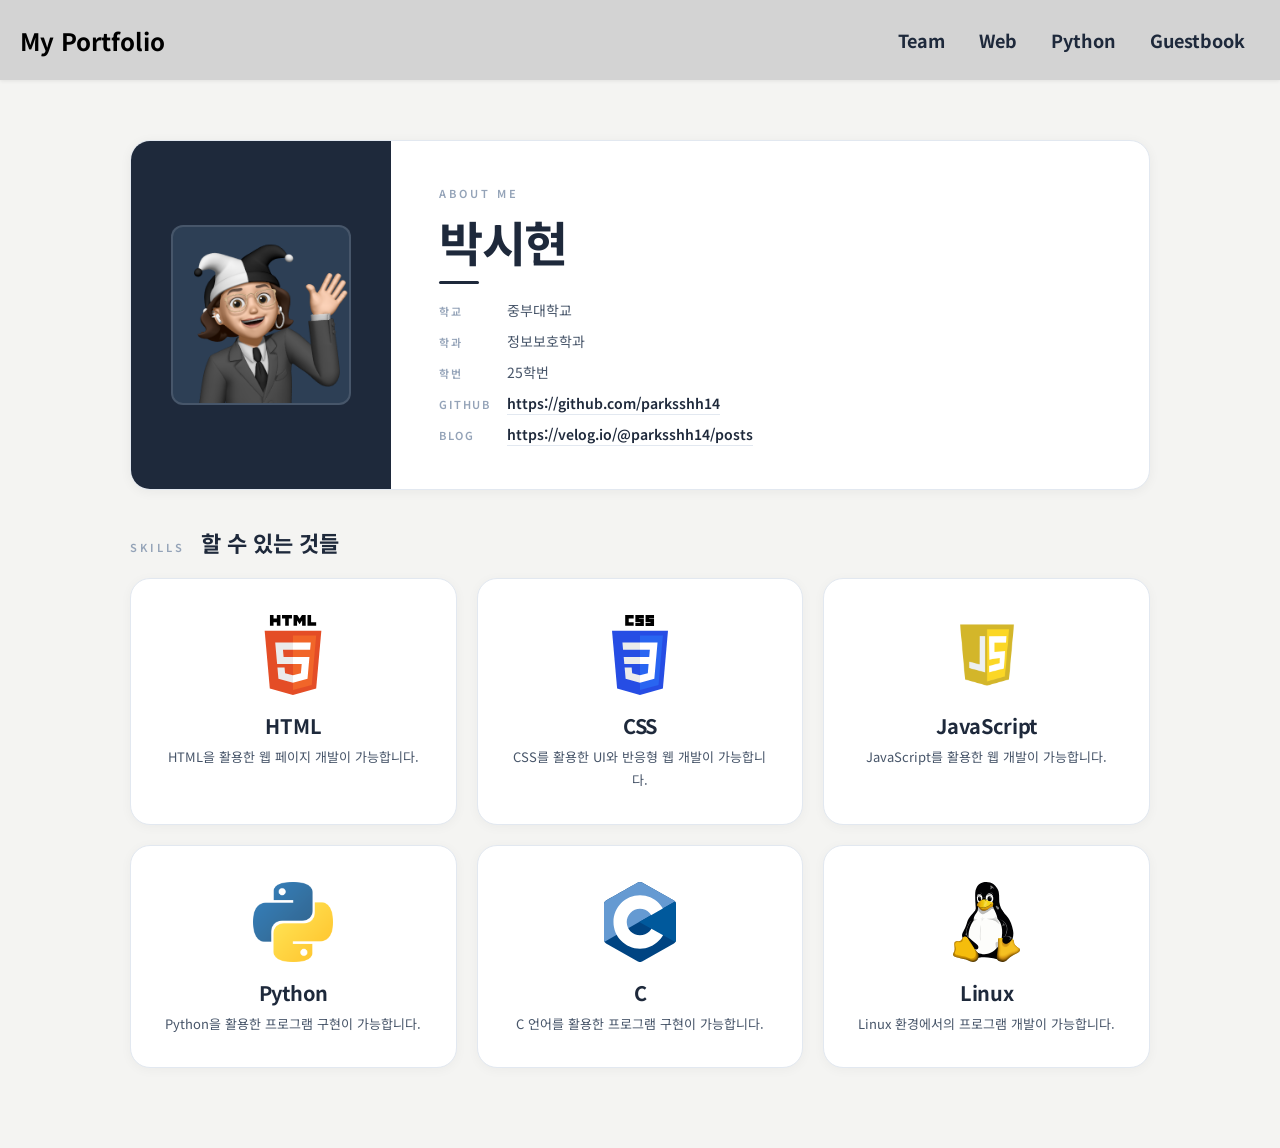
<file: index.html>
<!doctype html>

<html lang="ko">
  <head>
    <meta charset="utf-8" />
    <meta content="width=device-width, initial-scale=1.0" name="viewport" />
    <title>My Portfolio</title>
    <link href="https://fonts.googleapis.com" rel="preconnect" />
    <link
      href="https://fonts.googleapis.com/css2?family=Noto+Sans+KR:wght@400;500;600;700&amp;display=swap"
      rel="stylesheet"
    />
    <link href="style.css" rel="stylesheet" />
  </head>
  <body>
    <div class="main">
      <nav class="navbar">
        <div class="container">
          <div class="logo">
            <a href="index.html">My Portfolio</a>
          </div>
          <ul class="nav">
            <li><a href="team.html">Team</a></li>
            <li><a href="web.html">Web</a></li>
            <li><a href="python.html">Python</a></li>
            <li>
              <a class="nav-guestbook" href="guestbook.html">Guestbook</a>
            </li>
          </ul>
        </div>
      </nav>
      <div class="content">
        <div class="top"></div>
        <div class="about-wrap">
          <div class="profile-card">
            <div class="profile-photo-wrap">
              <div class="profile-photo">
                <img alt="프로필 사진" src="profile_1.png" />
                <div class="photo-placeholder"></div>
              </div>
            </div>
            <div class="profile-info">
              <div class="profile-label">ABOUT ME</div>
              <h1 class="profile-name">박시현</h1>
              <div class="profile-divider"></div>
              <ul class="profile-details">
                <li>
                  <span class="detail-key">학교</span>
                  <span class="detail-val">중부대학교</span>
                </li>
                <li>
                  <span class="detail-key">학과</span>
                  <span class="detail-val">정보보호학과</span>
                </li>
                <li>
                  <span class="detail-key">학번</span>
                  <span class="detail-val">25학번</span>
                </li>
                <li>
                  <span class="detail-key">Github</span>
                  <span class="detail-val"
                    ><a href="https://github.com/parksshh14"
                      >https://github.com/parksshh14</a
                    ></span
                  >
                </li>
                <li>
                  <span class="detail-key">Blog</span>
                  <span class="detail-val"
                    ><a href="https://velog.io/@parksshh14/posts"
                      >https://velog.io/@parksshh14/posts</a
                    ></span
                  >
                </li>
              </ul>
            </div>
          </div>
          <div class="skills-section">
            <div class="skills-header">
              <span class="skills-label">SKILLS</span>
              <h2>할 수 있는 것들</h2>
            </div>
            <div class="skills-grid">
              <div class="skill-card">
                <div class="skill-icon-wrap">
                  <div class="skill-icon skill-icon--html">
                    <img alt="HTML 아이콘" src="html-img.svg" />
                  </div>
                </div>

                <div class="skill-text">
                  <div class="skill-name">HTML</div>
                  <div class="skill-desc">
                    HTML을 활용한 웹 페이지 개발이 가능합니다.
                  </div>
                </div>
              </div>
              <div class="skill-card">
                <div class="skill-icon-wrap">
                  <div class="skill-icon skill-icon--css">
                    <img alt="CSS 아이콘" src="css-img.svg" />
                  </div>
                </div>

                <div class="skill-text">
                  <div class="skill-name">CSS</div>
                  <div class="skill-desc">
                    CSS를 활용한 UI와 반응형 웹 개발이 가능합니다.
                  </div>
                </div>
              </div>

              <div class="skill-card">
                <div class="skill-icon-wrap">
                  <div class="skill-icon skill-icon--javascript">
                    <img alt="JavaScript 아이콘" src="js.png" />
                  </div>
                </div>

                <div class="skill-text">
                  <div class="skill-name">JavaScript</div>
                  <div class="skill-desc">
                    JavaScript를 활용한 웹 개발이 가능합니다.
                  </div>
                </div>
              </div>

              <div class="skill-card">
                <div class="skill-icon-wrap">
                  <div class="skill-icon skill-icon--python">
                    <img alt="Python 아이콘" src="python-img.png" />
                  </div>
                </div>

                <div class="skill-text">
                  <div class="skill-name">Python</div>
                  <div class="skill-desc">
                    Python을 활용한 프로그램 구현이 가능합니다.
                  </div>
                </div>
              </div>
              <div class="skill-card">
                <div class="skill-icon-wrap">
                  <div class="skill-icon skill-icon--c">
                    <img alt="C 아이콘" src="c.svg" />
                  </div>
                </div>

                <div class="skill-text">
                  <div class="skill-name">C</div>
                  <div class="skill-desc">
                    C 언어를 활용한 프로그램 구현이 가능합니다.
                  </div>
                </div>
              </div>
              <div class="skill-card">
                <div class="skill-icon-wrap">
                  <div class="skill-icon skill-icon--linux">
                    <img alt="Linux 아이콘" src="linux.svg" />
                  </div>
                </div>

                <div class="skill-text">
                  <div class="skill-name">Linux</div>
                  <div class="skill-desc">
                    Linux 환경에서의 프로그램 개발이 가능합니다.
                  </div>
                </div>
              </div>
            </div>
          </div>
        </div>
      </div>
      <script src="main.js"></script>
    </div>
  </body>
</html>
</file>
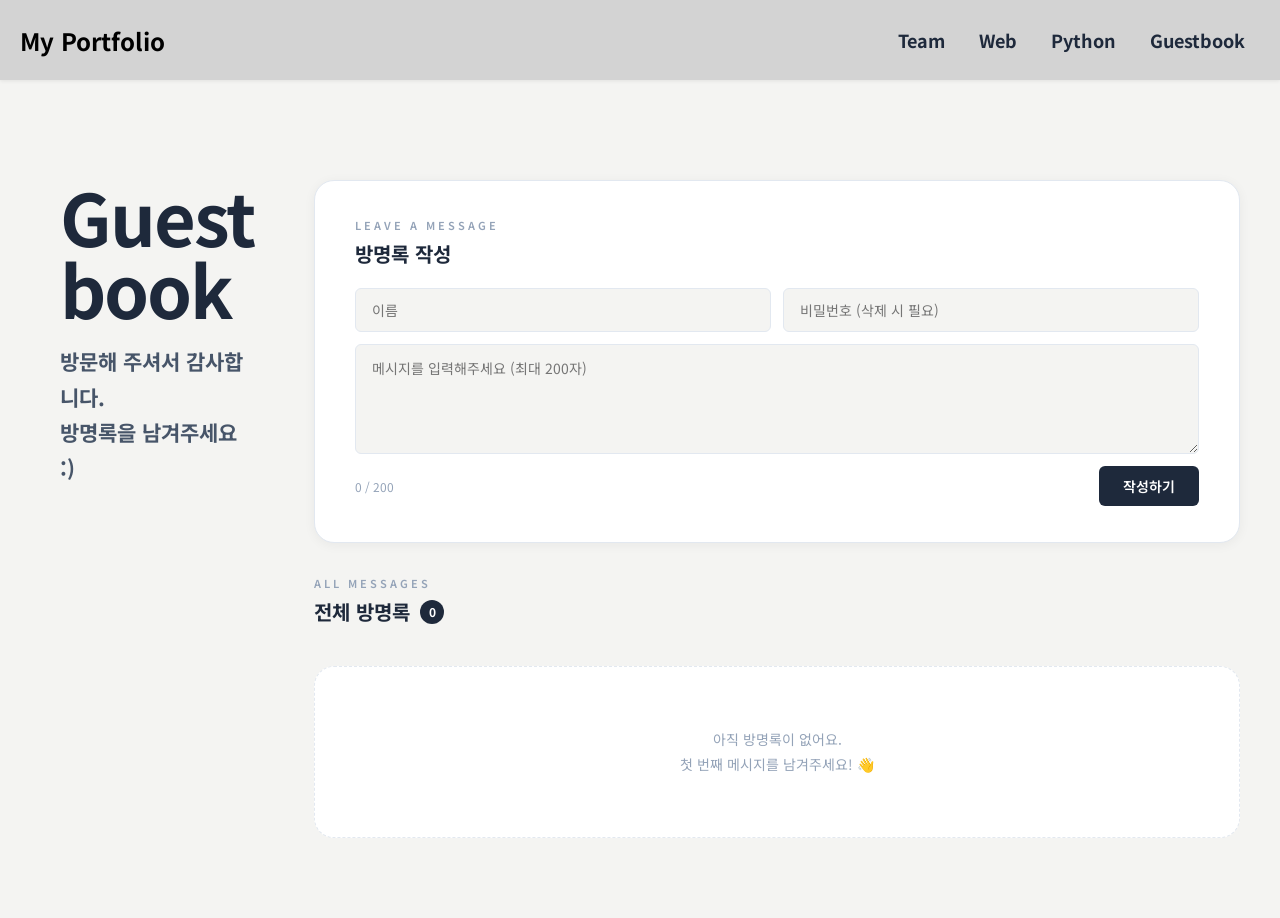
<file: guestbook.html>
<!doctype html>
<html lang="ko">
  <head>
    <meta charset="UTF-8" />
    <meta name="viewport" content="width=device-width, initial-scale=1.0" />
    <title>Guestbook</title>
    <link rel="preconnect" href="https://fonts.googleapis.com" />
    <link rel="stylesheet" href="https://fonts.googleapis.com/css2?family=Noto+Sans+KR:wght@400;500;600;700&display=swap" />
    <link rel="stylesheet" href="style.css" />
  </head>
  <body>
    <div class="main">
      <nav class="navbar">
        <div class="container">
          <div class="logo">
            <a href="index.html">My Portfolio</a>
          </div>
          <ul class="nav">
            <li><a href="team.html">Team</a></li>
            <li><a href="web.html">Web</a></li>
            <li><a href="python.html">Python</a></li>
            <li><a href="guestbook.html" class="nav-guestbook">Guestbook</a></li>
          </ul>
        </div>
      </nav>

      <div class="content">
        <div class="top"></div>
        <div class="row">

          <!-- 왼쪽 타이틀 -->
          <div class="left">
            <div class="c-exp">
              <div class="c-title">
                <h1>Guest<br/>book</h1>
                <div class="name">
                  <div class="c-h2">
                    <h2>방문해 주셔서 감사합니다.<br/>방명록을 남겨주세요 :)</h2>
                  </div>
                </div>
              </div>
            </div>
          </div>

          <!-- 오른쪽 방명록 -->
          <div class="right">

            <!-- 댓글 작성 폼 -->
            <div class="gb-form-wrap">
              <div class="gb-form-header">
                <span class="skills-label">LEAVE A MESSAGE</span>
                <h2>방명록 작성</h2>
              </div>
              <div class="gb-form">
                <div class="gb-form-row">
                  <input
                    type="text"
                    id="gb-name"
                    class="gb-input"
                    placeholder="이름"
                    maxlength="20"
                  />
                  <input
                    type="password"
                    id="gb-password"
                    class="gb-input"
                    placeholder="비밀번호 (삭제 시 필요)"
                    maxlength="20"
                  />
                </div>
                <textarea
                  id="gb-message"
                  class="gb-textarea"
                  placeholder="메시지를 입력해주세요 (최대 200자)"
                  maxlength="200"
                ></textarea>
                <div class="gb-form-footer">
                  <span id="gb-char-count" class="gb-char-count">0 / 200</span>
                  <button id="gb-submit" class="gb-btn-submit">작성하기</button>
                </div>
              </div>
            </div>

            <!-- 댓글 목록 -->
            <div class="gb-list-wrap">
              <div class="gb-list-header">
                <span class="skills-label">ALL MESSAGES</span>
                <h2>전체 방명록 <span id="gb-count" class="gb-count-badge">0</span></h2>
              </div>
              <div id="gb-list" class="gb-list">
                <!-- JS로 렌더링 -->
              </div>
              <div id="gb-empty" class="gb-empty">
                <p>아직 방명록이 없어요.<br/>첫 번째 메시지를 남겨주세요! 👋</p>
              </div>
            </div>

          </div>
        </div>
      </div>
    </div>

    <!-- 삭제 확인 모달 -->
    <div id="gb-modal" class="gb-modal-overlay" style="display:none;">
      <div class="gb-modal">
        <h3>댓글 삭제</h3>
        <p>비밀번호를 입력하면 댓글이 삭제됩니다.</p>
        <input type="password" id="gb-modal-pw" class="gb-input" placeholder="비밀번호 입력" />
        <div class="gb-modal-btns">
          <button id="gb-modal-cancel" class="gb-btn-cancel">취소</button>
          <button id="gb-modal-confirm" class="gb-btn-delete">삭제</button>
        </div>
      </div>
    </div>

    <script src="guestbook.js"></script>
    <script src="main.js"></script>
  </body>
</html>
</file>
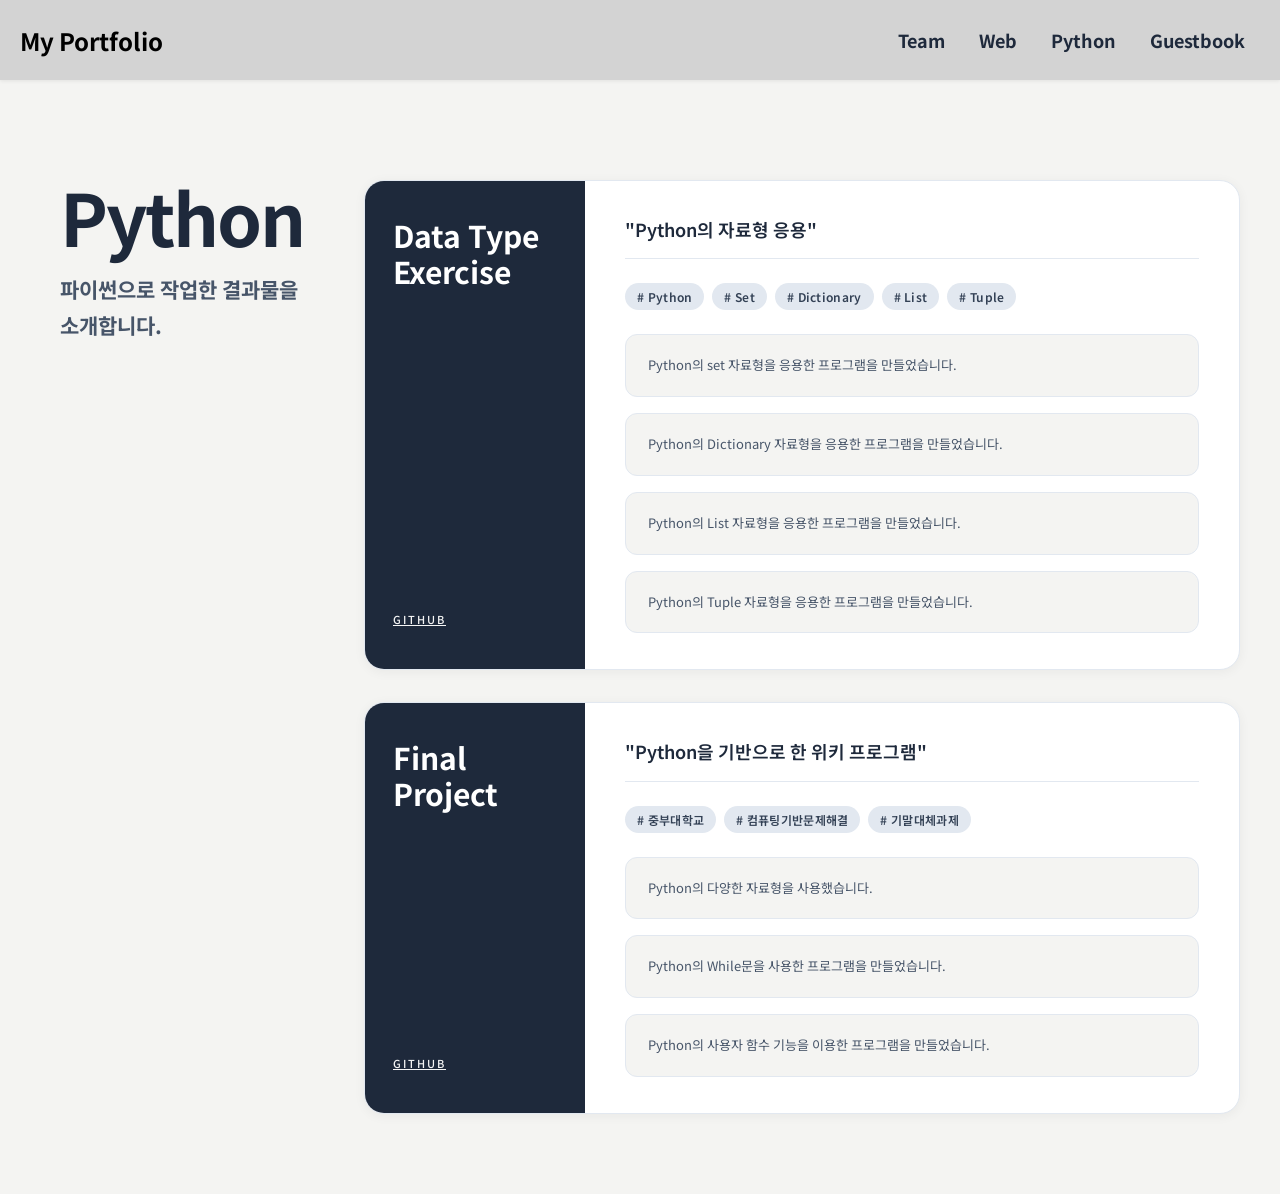
<file: python.html>
<!doctype html>
<html lang="en">
  <head>
    <meta charset="UTF-8" />
    <meta name="viewport" content="width=device-width, initial-scale=1.0" />
    <title>Python</title>
    <link rel="preconnect" href="https://fonts.googleapis.com" />
    <link rel="stylesheet" href="https://fonts.googleapis.com/css2?family=Noto+Sans+KR:wght@400;500;600;700&display=swap" />
    <link rel="stylesheet" href="style.css" />
  </head>
  <body>
    <div class="main">
      <nav class="navbar">
        <div class="container">
          <div class="logo">
            <a href="index.html">My Portfolio</a>
          </div>
          <ul class="nav">
            <li><a href="team.html">Team</a></li>
            <li><a href="web.html">Web</a></li>
            <li><a href="python.html">Python</a></li>
            <li><a href="guestbook.html" class="nav-guestbook">Guestbook</a></li>
          </ul>
        </div>
      </nav>

      <div class="content">
        <div class="top"></div>
        <div class="row">
          <div class="left">
            <div class="c-exp">
              <div class="c-title">
                <h1>Python</h1>
                <div class="name">
                  <div class="c-h2">
                    <h2>파이썬으로 작업한 결과물을 소개합니다.</h2>
                  </div>
                </div>
              </div>
            </div>
          </div>

          <div class="right">
            <div class="team-first">
              <div class="team-first-left">
                <div class="team-first-title">
                  <h2>Data Type<br />Exercise</h2>
                </div>
                <div class="first-exp">
                  <h3>
                    <a href="#">Github</a>
                  </h3>
                </div>
              </div>
              <div class="team-first-right">
                <h2>"Python의 자료형 응용"</h2>
                <div class="hashs">
                  <p class="hash"># Python</p>
                  <p class="hash"># Set</p>
                  <p class="hash"># Dictionary</p>
                  <p class="hash"># List</p>
                  <p class="hash"># Tuple</p>
                </div>
                <div class="members">
                  <div>
                    <p>Python의 set 자료형을 응용한 프로그램을 만들었습니다.</p>
                  </div>
                  <div>
                    <p>
                      Python의 Dictionary 자료형을 응용한 프로그램을
                      만들었습니다.
                    </p>
                  </div>
                  <div>
                    <p>
                      Python의 List 자료형을 응용한 프로그램을 만들었습니다.
                    </p>
                  </div>
                  <div>
                    <p>
                      Python의 Tuple 자료형을 응용한 프로그램을 만들었습니다.
                    </p>
                  </div>
                </div>
              </div>
            </div>

            <div class="team-first">
              <div class="team-first-left">
                <div class="team-first-title">
                  <h2>Final<br />Project</h2>
                </div>
                <div class="first-exp">
                  <h3>
                    <a href="https://github.com/parksshh14/ProgrammingWiki"
                      >Github</a
                    >
                  </h3>
                </div>
              </div>
              <div class="team-first-right">
                <h2>"Python을 기반으로 한 위키 프로그램"</h2>

                <div class="hashs">
                  <p class="hash"># 중부대학교</p>
                  <p class="hash"># 컴퓨팅기반문제해결</p>
                  <p class="hash"># 기말대체과제</p>
                </div>
                <div class="members">
                  <div>
                    <p>Python의 다양한 자료형을 사용했습니다.</p>
                  </div>
                  <div>
                    <p>Python의 While문을 사용한 프로그램을 만들었습니다.</p>
                  </div>
                  <div>
                    <p>
                      Python의 사용자 함수 기능을 이용한 프로그램을
                      만들었습니다.
                    </p>
                  </div>
                </div>
              </div>
            </div>
          </div>
        </div>
      </div>
    </div>
    <script src="main.js"></script>
  </body>
</html>
</file>
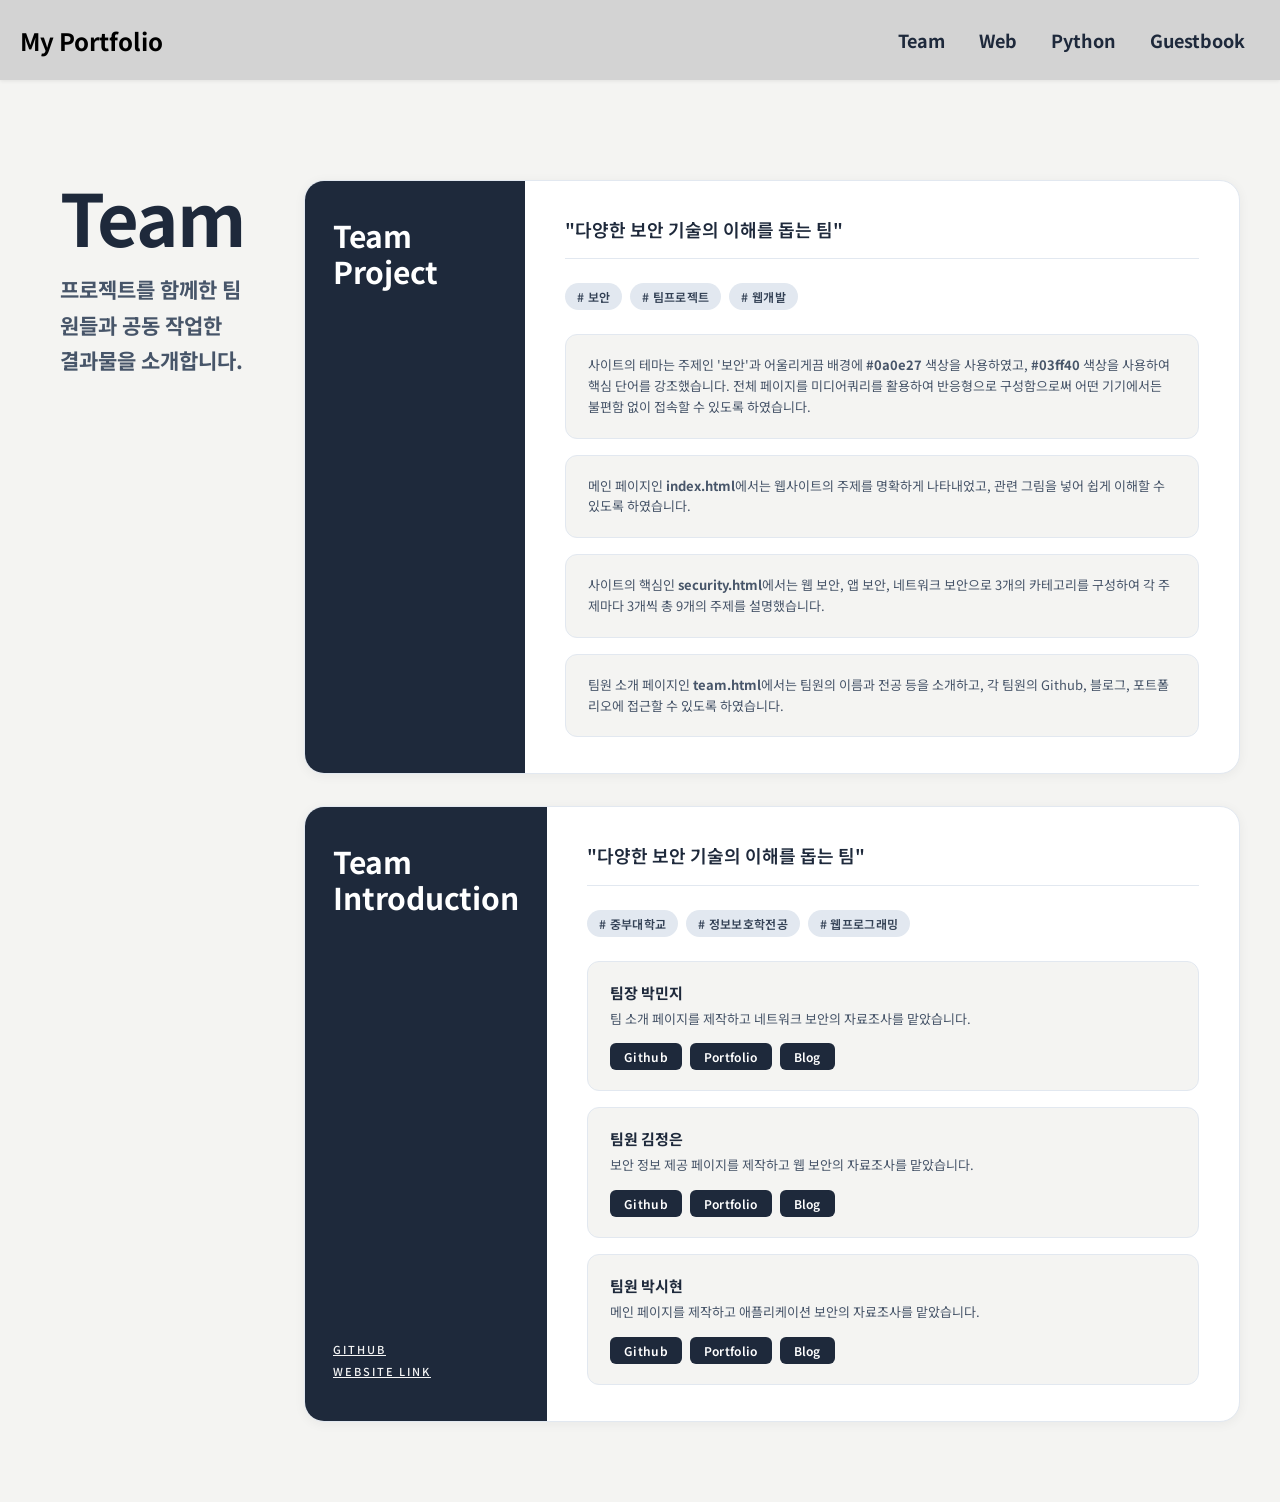
<file: team.html>
<!doctype html>
<html lang="en">
  <head>
    <meta charset="UTF-8" />
    <meta name="viewport" content="width=device-width, initial-scale=1.0" />
    <title>Team</title>
    <link rel="preconnect" href="https://fonts.googleapis.com" />
    <link rel="stylesheet" href="https://fonts.googleapis.com/css2?family=Noto+Sans+KR:wght@400;500;600;700&display=swap" />
    <link rel="stylesheet" href="style.css" />
  </head>
  <body>
    <div class="main">
      <nav class="navbar">
        <div class="container">
          <div class="logo">
            <a href="index.html">My Portfolio</a>
          </div>
          <ul class="nav">
            <li><a href="team.html">Team</a></li>
            <li><a href="web.html">Web</a></li>
            <li><a href="python.html">Python</a></li>
            <li><a href="guestbook.html" class="nav-guestbook">Guestbook</a></li>
          </ul>
        </div>
      </nav>

      <div class="content">
        <div class="top"></div>
        <div class="row">
          <div class="left">
            <div class="c-exp">
              <div class="c-title">
                <h1>Team</h1>
                <div class="name">
                  <div class="c-h2">
                    <h2>
                      프로젝트를 함께한 팀원들과 공동 작업한 결과물을
                      소개합니다.
                    </h2>
                  </div>
                </div>
              </div>
            </div>
          </div>

          <div class="right">
            <div class="team-first">
              <div class="team-first-left">
                <div class="team-first-title">
                  <h2>Team<br />Project</h2>
                </div>
              </div>
              <div class="team-first-right">
                <h2>"다양한 보안 기술의 이해를 돕는 팀"</h2>
                <div class="hashs">
                  <p class="hash"># 보안</p>
                  <p class="hash"># 팀프로젝트</p>
                  <p class="hash"># 웹개발</p>
                </div>
                <div class="members">
                  <div>
                    <p>
                      사이트의 테마는 주제인 '보안'과 어울리게끔 배경에
                      <b>#0a0e27</b> 색상을 사용하였고, <b>#03ff40</b> 색상을
                      사용하여 핵심 단어를 강조했습니다. 전체 페이지를
                      미디어쿼리를 활용하여 반응형으로 구성함으로써 어떤
                      기기에서든 불편함 없이 접속할 수 있도록 하였습니다.
                    </p>
                  </div>
                  <div>
                    <p>
                      메인 페이지인 <b>index.html</b>에서는 웹사이트의 주제를
                      명확하게 나타내었고, 관련 그림을 넣어 쉽게 이해할 수
                      있도록 하였습니다.
                    </p>
                  </div>
                  <div>
                    <p>
                      사이트의 핵심인 <b>security.html</b>에서는 웹 보안, 앱
                      보안, 네트워크 보안으로 3개의 카테고리를 구성하여 각
                      주제마다 3개씩 총 9개의 주제를 설명했습니다.
                    </p>
                  </div>
                  <div>
                    <p>
                      팀원 소개 페이지인 <b>team.html</b>에서는 팀원의 이름과
                      전공 등을 소개하고, 각 팀원의 Github, 블로그, 포트폴리오에
                      접근할 수 있도록 하였습니다.
                    </p>
                  </div>
                </div>
              </div>
            </div>

            <div class="team-first">
              <div class="team-first-left">
                <div class="team-first-title">
                  <h2>Team<br />Introduction</h2>
                </div>
                <div class="first-exp">
                  <h3>
                    <a href="https://github.com/parksshh14/midterm">Github</a>
                  </h3>
                  <h3>
                    <a href="https://midterm-alpha-three.vercel.app/"
                      >Website Link</a
                    >
                  </h3>
                </div>
              </div>
              <div class="team-first-right">
                <h2>"다양한 보안 기술의 이해를 돕는 팀"</h2>
                <div class="hashs">
                  <p class="hash"># 중부대학교</p>
                  <p class="hash"># 정보보호학전공</p>
                  <p class="hash"># 웹프로그래밍</p>
                </div>
                <div class="members">
                  <div>
                    <h3>팀장 박민지</h3>
                    <p>
                      팀 소개 페이지를 제작하고 네트워크 보안의 자료조사를
                      맡았습니다.
                    </p>
                    <div class="link">
                      <p><a href="https://github.com/pmj2744">Github</a></p>
                      <p>
                        <a href="https://my-portfolio-omega-one-16.vercel.app"
                          >Portfolio</a
                        >
                      </p>
                      <p><a href="https://blog.naver.com/pmj2744">Blog</a></p>
                    </div>
                  </div>
                  <div>
                    <h3>팀원 김정은</h3>
                    <p>
                      보안 정보 제공 페이지를 제작하고 웹 보안의 자료조사를
                      맡았습니다.
                    </p>
                    <div class="link">
                      <p>
                        <a href="#https://github.com/kimjungeunn">Github</a>
                      </p>
                      <p>
                        <a href="https://hcjportpilo.vercel.app/">Portfolio</a>
                      </p>
                      <p><a href="https://kje0408blog.tistory.com/">Blog</a></p>
                    </div>
                  </div>
                  <div>
                    <h3>팀원 박시현</h3>
                    <p>
                      메인 페이지를 제작하고 애플리케이션 보안의 자료조사를
                      맡았습니다.
                    </p>
                    <div class="link">
                      <p><a href="https://github.com/parksshh14">Github</a></p>
                      <p>
                        <a href="https://velog.io/@parksshh14/posts"
                          >Portfolio</a
                        >
                      </p>
                      <p><a href="https://jbu-parksh.vercel.app/">Blog</a></p>
                    </div>
                  </div>
                </div>
              </div>
            </div>
          </div>
        </div>
      </div>
    </div>
    <script src="main.js"></script>
  </body>
</html>
</file>
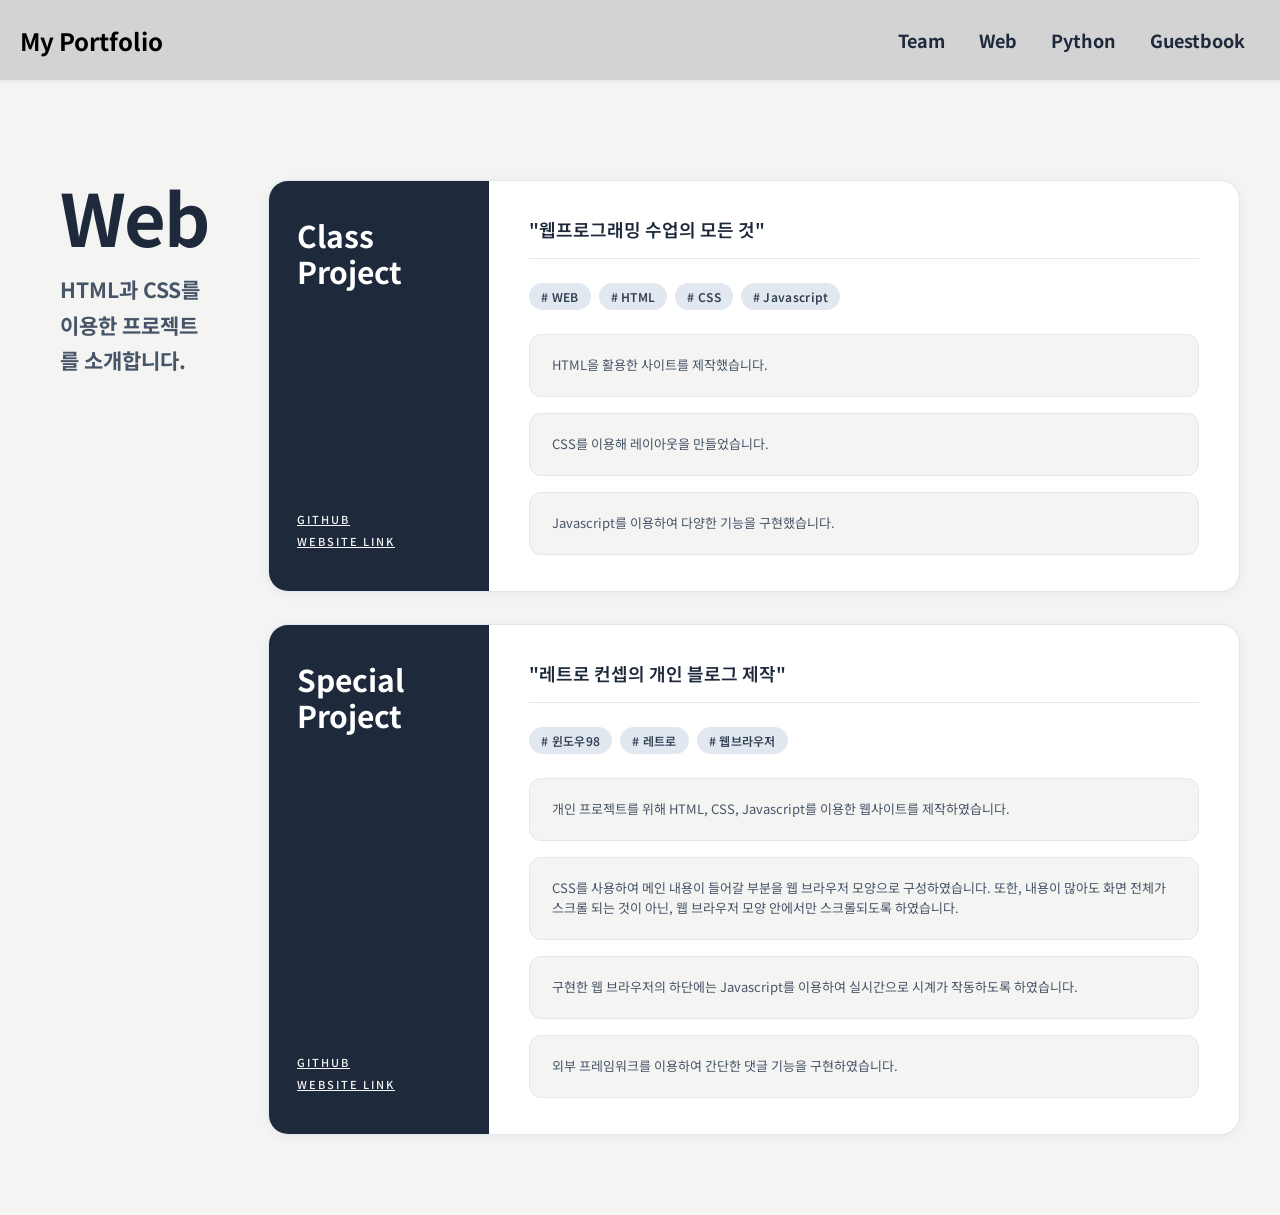
<file: web.html>
<!doctype html>
<html lang="en">
  <head>
    <meta charset="UTF-8" />
    <meta name="viewport" content="width=device-width, initial-scale=1.0" />
    <title>Web</title>
    <link rel="preconnect" href="https://fonts.googleapis.com" />
    <link rel="stylesheet" href="https://fonts.googleapis.com/css2?family=Noto+Sans+KR:wght@400;500;600;700&display=swap" />
    <link rel="stylesheet" href="style.css" />
  </head>
  <body>
    <div class="main">
      <nav class="navbar">
        <div class="container">
          <div class="logo">
            <a href="index.html">My Portfolio</a>
          </div>
          <ul class="nav">
            <li><a href="team.html">Team</a></li>
            <li><a href="web.html">Web</a></li>
            <li><a href="python.html">Python</a></li>
            <li><a href="guestbook.html" class="nav-guestbook">Guestbook</a></li>
          </ul>
        </div>
      </nav>

      <div class="content">
        <div class="top"></div>
        <div class="row">
          <div class="left">
            <div class="c-exp">
              <div class="c-title">
                <h1>Web</h1>
                <div class="name">
                  <div class="c-h2">
                    <h2>HTML과 CSS를 이용한 프로젝트를 소개합니다.</h2>
                  </div>
                </div>
              </div>
            </div>
          </div>

          <div class="right">
            <div class="team-first">
              <div class="team-first-left">
                <div class="team-first-title">
                  <h2>Class<br />Project</h2>
                </div>
                <div class="first-exp">
                  <h3>
                    <a href="https://github.com/parksshh14/hcj1.1">Github</a>
                  </h3>
                  <h3><a href="https://hcj1-1.vercel.app/">Website Link</a></h3>
                </div>
              </div>
              <div class="team-first-right">
                <h2>"웹프로그래밍 수업의 모든 것"</h2>
                <div class="hashs">
                  <p class="hash"># WEB</p>
                  <p class="hash"># HTML</p>
                  <p class="hash"># CSS</p>
                  <p class="hash"># Javascript</p>
                </div>
                <div class="members">
                  <div>
                    <p>HTML을 활용한 사이트를 제작했습니다.</p>
                  </div>
                  <div>
                    <p>CSS를 이용해 레이아웃을 만들었습니다.</p>
                  </div>
                  <div>
                    <p>Javascript를 이용하여 다양한 기능을 구현했습니다.</p>
                  </div>
                </div>
              </div>
            </div>

            <div class="team-first">
              <div class="team-first-left">
                <div class="team-first-title">
                  <h2>Special<br />Project</h2>
                </div>
                <div class="first-exp">
                  <h3><a href="#">Github</a></h3>
                  <h3><a href="#">Website Link</a></h3>
                </div>
              </div>
              <div class="team-first-right">
                <h2>"레트로 컨셉의 개인 블로그 제작"</h2>
                <div class="hashs">
                  <p class="hash"># 윈도우98</p>
                  <p class="hash"># 레트로</p>
                  <p class="hash"># 웹브라우저</p>
                </div>
                <div class="members">
                  <div>
                    <p>
                      개인 프로젝트를 위해 HTML, CSS, Javascript를 이용한
                      웹사이트를 제작하였습니다.
                    </p>
                  </div>
                  <div>
                    <p>
                      CSS를 사용하여 메인 내용이 들어갈 부분을 웹 브라우저
                      모양으로 구성하였습니다. 또한, 내용이 많아도 화면 전체가
                      스크롤 되는 것이 아닌, 웹 브라우저 모양 안에서만
                      스크롤되도록 하였습니다.
                    </p>
                  </div>
                  <div>
                    <p>
                      구현한 웹 브라우저의 하단에는 Javascript를 이용하여
                      실시간으로 시계가 작동하도록 하였습니다.
                    </p>
                  </div>
                  <div>
                    <p>
                      외부 프레임워크를 이용하여 간단한 댓글 기능을
                      구현하였습니다.
                    </p>
                  </div>
                </div>
              </div>
            </div>
          </div>
        </div>
      </div>
    </div>
    <script src="main.js"></script>
  </body>
</html>
</file>
<file: style.css>
* {
  margin: 0;
  padding: 0;
  box-sizing: border-box;
}

:root {
  --bg: #f4f4f2;
  --surface: #ffffff;
  --navbar-bg: lightgray;
  --text-dark: #1e293b;
  --text-mid: #475569;
  --text-light: #94a3b8;
  --accent: #1e293b;
  --divider: #e2e8f0;
  --tag-bg: #e2e8f0;
  --tag-text: #334155;
  --btn-bg: #1e293b;
  --btn-text: #ffffff;
  --btn-hover: #334155;
  --radius-sm: 6px;
  --radius-md: 12px;
  --radius-lg: 20px;
}

body {
  font-family: 'Noto Sans KR', sans-serif;
  color: var(--text-dark);
  background-color: var(--bg);
  padding-top: 80px;
}

.navbar {
  background-color: var(--navbar-bg);
  height: 80px;
  position: fixed;
  top: 0;
  left: 0;
  right: 0;
  z-index: 100;
  box-shadow: 0 1px 4px rgba(0, 0, 0, 0.08);
}
.container {
  padding: 20px;
  display: flex;
  justify-content: space-between;
  align-items: center;
  height: 100%;
}
.logo a {
  font-size: x-large;
  font-weight: bold;
  color: black;
  text-decoration: none;
}
ul {
  list-style: none;
}
.nav {
  display: flex;
  flex-direction: row;
  gap: 4px;
  align-items: center;
}
.nav > li > a {
  margin: 10px;
  padding: 5px;
  color: var(--text-dark);
  text-decoration: none;
  font-size: 18px;
  font-weight: bold;
}
.nav > li > a:hover {
  text-decoration: underline;
  color: black;
}

/* ── Layout ── */
.content {
  padding-bottom: 80px;
}
.top {
  height: 60px;
}
.bottom {
  height: 60px;
}

.row {
  display: flex;
  flex-direction: row;
  align-items: flex-start;
  gap: 40px;
  padding: 0 40px;
}

.left {
  position: sticky;
  top: 100px;
  flex: 0 0 260px;
}
.c-exp {
  padding: 40px 20px;
}
.c-title h1 {
  font-size: 72px;
  font-weight: 700;
  line-height: 1;
  letter-spacing: -2px;
  color: var(--text-dark);
}
.c-h2 {
  margin-top: 20px;
  line-height: 1.7;
  color: var(--text-mid);
  font-size: 14px;
}

.right {
  flex: 1;
  display: flex;
  flex-direction: column;
  gap: 32px;
  padding-top: 40px;
}

.team-first {
  width: 100%;
  background: var(--surface);
  border-radius: var(--radius-lg);
  border: 1px solid var(--divider);
  display: flex;
  flex-direction: row;
  overflow: hidden;
  box-shadow: 0 2px 12px rgba(0, 0, 0, 0.05);
  transition: box-shadow 0.2s;
}
.team-first:hover {
  box-shadow: 0 6px 24px rgba(0, 0, 0, 0.09);
}

.team-first-left {
  flex: 0 0 220px;
  min-height: 260px;
  background: var(--text-dark);
  color: #fff;
  padding: 36px 28px;
  display: flex;
  flex-direction: column;
  justify-content: space-between;
  gap: 24px;
}
.team-first-title h2 {
  font-size: 30px;
  font-weight: 700;
  line-height: 1.2;
  color: #fff;
}
.team-first-exp h3,
.first-exp h3 {
  font-size: 11px;
  font-weight: 500;
  text-transform: uppercase;
  letter-spacing: 2px;
  color: var(--text-light);
  margin-bottom: 6px;
}
.team-first-exp p,
.first-exp p {
  font-size: 12px;
  line-height: 1.7;
  color: #94a3b8;
}

.team-first-right {
  flex: 1;
  padding: 36px 40px;
  display: flex;
  flex-direction: column;
  gap: 24px;
}
.team-first-right > h2 {
  font-size: 18px;
  font-weight: 600;
  color: var(--text-dark);
  line-height: 1.4;
  padding-bottom: 16px;
  border-bottom: 1px solid var(--divider);
}

.hashs {
  display: flex;
  flex-direction: row;
  flex-wrap: wrap;
  gap: 8px;
}
.hash {
  background: var(--tag-bg);
  color: var(--tag-text);
  font-size: 12px;
  font-weight: 600;
  padding: 5px 12px;
  border-radius: 999px;
  letter-spacing: 0.3px;
}

.site-exp {
  display: flex;
  flex-direction: column;
  gap: 16px;
}
.site-exp > div {
  padding: 16px 18px;
  background: var(--bg);
  border-radius: var(--radius-md);
  border-left: 3px solid var(--divider);
}
.site-exp > div p {
  font-size: 13px;
  line-height: 1.85;
  color: var(--text-mid);
}
.site-exp > div p b {
  color: var(--text-dark);
  font-weight: 600;
}

.members {
  display: flex;
  flex-direction: column;
  gap: 16px;
}
.members > div {
  padding: 20px 22px;
  background: var(--bg);
  border-radius: var(--radius-md);
  display: flex;
  flex-direction: column;
  gap: 6px;
  border: 1px solid var(--divider);
  transition: border-color 0.2s;
}
.members > div:hover {
  border-color: var(--text-mid);
}
.members > div h3 {
  font-size: 15px;
  font-weight: 700;
  color: var(--text-dark);
}
.members > div > p {
  font-size: 13px;
  color: var(--text-mid);
  line-height: 1.6;
}

.link {
  display: flex;
  flex-direction: row;
  gap: 8px;
  margin-top: 8px;
}
.link p {
  margin: 0;
}
.link p a {
  display: inline-block;
  padding: 5px 14px;
  background: var(--btn-bg);
  color: var(--btn-text);
  font-size: 12px;
  font-weight: 600;
  text-decoration: none;
  border-radius: var(--radius-sm);
  letter-spacing: 0.3px;
  transition:
    background 0.18s,
    transform 0.12s;
}
.link p a:hover {
  background: var(--btn-hover);
  transform: translateY(-1px);
}
.about-wrap {
  max-width: 1100px;
  margin: 0 auto;
  padding: 0 40px 0;
  display: flex;
  flex-direction: column;
  gap: 36px;
}

.profile-card {
  background: #ffffff;
  border: 1px solid #e2e8f0;
  border-radius: 20px;
  box-shadow: 0 2px 12px rgba(0, 0, 0, 0.05);
  display: flex;
  flex-direction: row;
  overflow: hidden;
  transition: box-shadow 0.2s;
}
.profile-card:hover {
  box-shadow: 0 6px 24px rgba(0, 0, 0, 0.09);
}

.profile-photo-wrap {
  flex: 0 0 260px;
  background: #1e293b;
  display: flex;
  align-items: center;
  justify-content: center;
  padding: 40px 32px;
}
.profile-photo {
  position: relative;
  width: 180px;
  height: 180px;
  border-radius: 12px;
  overflow: hidden;
  background: #2d3f55;
  border: 2px solid rgba(255, 255, 255, 0.12);
}
.profile-photo img {
  width: 100%;
  height: 100%;
  object-fit: cover;
  display: block;
  position: relative;
  z-index: 2;
}
.photo-placeholder {
  position: absolute;
  inset: 0;
  display: flex;
  align-items: center;
  justify-content: center;
  z-index: 1;
}
.photo-placeholder span {
  color: #94a3b8;
  font-size: 13px;
  text-align: center;
  line-height: 1.6;
}

.profile-info {
  flex: 1;
  padding: 44px 48px;
  display: flex;
  flex-direction: column;
  justify-content: center;
  gap: 16px;
}
.profile-label {
  font-size: 11px;
  font-weight: 600;
  letter-spacing: 3px;
  color: #94a3b8;
  text-transform: uppercase;
}
.profile-name {
  font-size: 48px;
  font-weight: 700;
  line-height: 1;
  letter-spacing: -1.5px;
  color: #1e293b;
}
.profile-divider {
  width: 40px;
  height: 3px;
  background: #1e293b;
  border-radius: 2px;
}
.profile-details {
  list-style: none;
  display: flex;
  flex-direction: column;
  gap: 10px;
}
.profile-details li {
  display: flex;
  align-items: baseline;
  gap: 16px;
}
.detail-key {
  flex: 0 0 52px;
  font-size: 11px;
  font-weight: 600;
  letter-spacing: 1.5px;
  text-transform: uppercase;
  color: #94a3b8;
}
.detail-val {
  font-size: 14px;
  color: #475569;
  line-height: 1.5;
}
.detail-val a {
  color: #1e293b;
  text-decoration: none;
  font-weight: 600;
  border-bottom: 1px solid #e2e8f0;
  padding-bottom: 1px;
  transition: border-color 0.15s;
}
.detail-val a:hover {
  border-color: #1e293b;
}

.skills-section {
  display: flex;
  flex-direction: column;
  gap: 20px;
}
.skills-header {
  display: flex;
  align-items: baseline;
  gap: 16px;
}
.skills-label {
  font-size: 11px;
  font-weight: 600;
  letter-spacing: 3px;
  color: #94a3b8;
  text-transform: uppercase;
}
.skills-header h2 {
  font-size: 22px;
  font-weight: 700;
  color: #1e293b;
}

.skills-grid {
  display: grid;
  grid-template-columns: repeat(3, 1fr);
  gap: 20px;
}
.skill-card {
  display: flex;
  align-items: center;
  background: #ffffff;
  border: 1px solid #e2e8f0;
  border-radius: 20px;
  padding: 36px 28px 32px;
  display: flex;
  flex-direction: column;
  align-items: center;
  gap: 16px;
  text-align: center;
  box-shadow: 0 2px 12px rgba(0, 0, 0, 0.04);
  transition:
    box-shadow 0.2s,
    transform 0.2s;
}
.skill-card:hover {
  box-shadow: 0 8px 28px rgba(0, 0, 0, 0.1);
  transform: translateY(-3px);
}
.skill-icon-wrap {
  width: 80px;
  height: 80px;
}
.skill-icon {
  width: 80px;
  height: 80px;
  border-radius: 12px;
  display: flex;
  align-items: center;
  justify-content: center;
  position: relative;
  overflow: hidden;
}
.skill-icon img {
  width: 100%;
  height: 100%;
  object-fit: contain;
  position: relative;
  z-index: 2;
}
.icon-fallback {
  position: absolute;
  inset: 0;
  display: flex;
  align-items: center;
  justify-content: center;
  font-size: 22px;
  font-weight: 700;
  color: #475569;
  z-index: 1;
}
.skill-name {
  font-size: 20px;
  font-weight: 700;
  color: #1e293b;
  letter-spacing: -0.3px;
}
.skill-desc {
  font-size: 13px;
  color: #475569;
  line-height: 1.75;
  text-align: center;
}

.first-exp a {
  color: whitesmoke;
}
@media (max-width: 900px) {
  .row {
    flex-direction: column;
    padding: 0 20px;
    gap: 0;
  }
  .left {
    position: static;
    flex: none;
    width: 100%;
  }
  .c-exp {
    padding: 24px 12px 12px;
  }
  .c-title h1 {
    font-size: 52px;
  }
  .right {
    padding-top: 16px;
    width: 100%;
  }
  .team-first {
    flex-direction: column;
  }
  .team-first-left {
    flex: none;
    min-height: auto;
    padding: 28px 24px;
    gap: 16px;
  }
  .team-first-right {
    padding: 24px;
  }
  .about-wrap {
    padding: 0 20px 0;
  }
  .profile-card {
    flex-direction: column;
  }
  .profile-photo-wrap {
    flex: none;
    width: 100%;
    padding: 36px 0;
    justify-content: center;
  }
  .profile-photo {
    width: 140px;
    height: 140px;
    margin: 0 auto;
  }
  .profile-info {
    padding: 32px 28px;
  }
  .profile-name {
    font-size: 36px;
  }
  .skills-grid {
    grid-template-columns: 1fr;
    gap: 16px;
  }
  .skill-card {
    flex-direction: row;
    text-align: left;
    padding: 24px;
    gap: 20px;
    align-items: center;
  }
  .skill-icon-wrap,
  .skill-icon {
    width: 56px;
    height: 56px;
    flex-shrink: 0;
  }

  .skill-card .skill-desc {
    text-align: left;
  }

  .left,
  .right {
    width: 100%;
  }

  .c-title h1 br {
    display: none;
  }

  .skill-card {
    align-items: center;
  }

  .skill-name,
  .skill-desc {
    margin: 0;
  }
}
@media (max-width: 480px) {
  .navbar {
    height: 60px;
  }
  body {
    padding-top: 60px;
  }
  .c-title h1 {
    font-size: 40px;
  }
  .team-first-title h2 {
    font-size: 24px;
  }
  .team-first-right > h2 {
    font-size: 15px;
  }
  .nav > li > a {
    font-size: 14px;
    margin: 6px;
  }
  .logo a {
    font-size: large;
  }
  .profile-name {
    font-size: 28px;
  }
  .detail-key {
    flex: 0 0 44px;
    font-size: 10px;
  }
  .detail-val {
    font-size: 13px;
  }
  .skills-header h2 {
    font-size: 18px;
  }
}

/* ══════════════════════════════════════════════
   Guestbook 전용 스타일
══════════════════════════════════════════════ */

/* navbar Guestbook 버튼 — 다른 nav 링크와 동일한 스타일 */
.nav-guestbook {
  background: none !important;
  color: var(--text-dark) !important;
  border-radius: 0;
  padding: 5px !important;
  margin: 10px;
  font-size: 18px;
  font-weight: bold;
}

/* ── 작성 폼 ── */
.gb-form-wrap {
  background: var(--surface);
  border: 1px solid var(--divider);
  border-radius: var(--radius-lg);
  padding: 36px 40px;
  box-shadow: 0 2px 12px rgba(0,0,0,0.05);
  display: flex;
  flex-direction: column;
  gap: 20px;
}
.gb-form-header {
  display: flex;
  flex-direction: column;
  gap: 6px;
}
.gb-form-header h2 {
  font-size: 20px;
  font-weight: 700;
  color: var(--text-dark);
}
.gb-form {
  display: flex;
  flex-direction: column;
  gap: 12px;
}
.gb-form-row {
  display: flex;
  gap: 12px;
}
.gb-input {
  flex: 1;
  padding: 11px 16px;
  border: 1px solid var(--divider);
  border-radius: var(--radius-sm);
  font-size: 14px;
  font-family: inherit;
  color: var(--text-dark);
  background: var(--bg);
  transition: border-color 0.2s, box-shadow 0.2s;
  outline: none;
}
.gb-input:focus {
  border-color: var(--text-dark);
  box-shadow: 0 0 0 3px rgba(30,41,59,0.08);
}
.gb-textarea {
  width: 100%;
  padding: 12px 16px;
  border: 1px solid var(--divider);
  border-radius: var(--radius-sm);
  font-size: 14px;
  font-family: inherit;
  color: var(--text-dark);
  background: var(--bg);
  resize: vertical;
  min-height: 110px;
  transition: border-color 0.2s, box-shadow 0.2s;
  outline: none;
  line-height: 1.7;
}
.gb-textarea:focus {
  border-color: var(--text-dark);
  box-shadow: 0 0 0 3px rgba(30,41,59,0.08);
}
.gb-form-footer {
  display: flex;
  align-items: center;
  justify-content: space-between;
  gap: 16px;
}
.gb-char-count {
  font-size: 12px;
  color: var(--text-light);
}
.gb-btn-submit {
  padding: 10px 24px;
  background: var(--btn-bg);
  color: var(--btn-text);
  border: none;
  border-radius: var(--radius-sm);
  font-size: 14px;
  font-weight: 600;
  font-family: inherit;
  cursor: pointer;
  transition: background 0.18s, transform 0.12s;
}
.gb-btn-submit:hover:not(:disabled) {
  background: var(--btn-hover);
  transform: translateY(-1px);
}
.gb-btn-submit:disabled {
  opacity: 0.6;
  cursor: default;
}

/* ── 목록 섹션 ── */
.gb-list-wrap {
  display: flex;
  flex-direction: column;
  gap: 20px;
}
.gb-list-header {
  display: flex;
  flex-direction: column;
  gap: 6px;
}
.gb-list-header h2 {
  font-size: 20px;
  font-weight: 700;
  color: var(--text-dark);
  display: flex;
  align-items: center;
  gap: 10px;
}
.gb-count-badge {
  display: inline-flex;
  align-items: center;
  justify-content: center;
  background: var(--text-dark);
  color: #fff;
  font-size: 12px;
  font-weight: 700;
  border-radius: 999px;
  min-width: 24px;
  height: 24px;
  padding: 0 7px;
}
.gb-list {
  display: flex;
  flex-direction: column;
  gap: 16px;
}

/* ── 댓글 카드 ── */
.gb-card {
  background: var(--surface);
  border: 1px solid var(--divider);
  border-radius: var(--radius-md);
  padding: 24px 28px;
  display: flex;
  flex-direction: column;
  gap: 14px;
  box-shadow: 0 2px 8px rgba(0,0,0,0.04);
  transition: box-shadow 0.2s, border-color 0.2s;
  animation: gb-fade-in 0.3s ease;
}
.gb-card:hover {
  box-shadow: 0 6px 20px rgba(0,0,0,0.08);
  border-color: #cbd5e1;
}
@keyframes gb-fade-in {
  from { opacity: 0; transform: translateY(10px); }
  to   { opacity: 1; transform: translateY(0); }
}
.gb-card-header {
  display: flex;
  align-items: center;
  justify-content: space-between;
}
.gb-card-meta {
  display: flex;
  align-items: baseline;
  gap: 12px;
}
.gb-card-name {
  font-size: 15px;
  font-weight: 700;
  color: var(--text-dark);
}
.gb-card-date {
  font-size: 12px;
  color: var(--text-light);
}
.gb-card-actions {
  display: flex;
  align-items: center;
  gap: 8px;
}
.gb-card-message {
  font-size: 14px;
  color: var(--text-mid);
  line-height: 1.75;
  white-space: pre-wrap;
  word-break: break-word;
}

/* ── 좋아요 버튼 ── */
.gb-like-btn {
  display: flex;
  align-items: center;
  gap: 5px;
  padding: 5px 12px;
  border: 1px solid var(--divider);
  border-radius: 999px;
  background: var(--bg);
  font-size: 13px;
  font-weight: 600;
  color: var(--text-mid);
  cursor: pointer;
  transition: border-color 0.18s, background 0.18s, transform 0.12s;
  font-family: inherit;
}
.gb-like-btn:hover {
  border-color: #f43f5e;
  background: #fff1f2;
  transform: scale(1.05);
}
.gb-like-btn.liked {
  border-color: #f43f5e;
  background: #fff1f2;
  color: #f43f5e;
}
.gb-heart {
  font-size: 14px;
  transition: transform 0.2s;
}
.gb-like-btn:active .gb-heart {
  transform: scale(1.4);
}
.gb-like-count {
  min-width: 12px;
}

/* ── 삭제 버튼 ── */
.gb-delete-btn {
  padding: 5px 10px;
  border: 1px solid var(--divider);
  border-radius: var(--radius-sm);
  background: transparent;
  font-size: 14px;
  cursor: pointer;
  transition: background 0.18s, border-color 0.18s;
  font-family: inherit;
}
.gb-delete-btn:hover {
  background: #fee2e2;
  border-color: #fca5a5;
}

/* ── 빈 상태 ── */
.gb-empty {
  display: flex;
  align-items: center;
  justify-content: center;
  padding: 60px 20px;
  background: var(--surface);
  border: 1px dashed var(--divider);
  border-radius: var(--radius-lg);
  text-align: center;
}
.gb-empty p {
  font-size: 14px;
  color: var(--text-light);
  line-height: 1.8;
}

/* ── 흔들기 애니메이션 ── */
@keyframes gb-shake {
  0%, 100% { transform: translateX(0); }
  20%       { transform: translateX(-6px); }
  40%       { transform: translateX(6px); }
  60%       { transform: translateX(-4px); }
  80%       { transform: translateX(4px); }
}
.gb-shake {
  animation: gb-shake 0.35s ease;
  border-color: #f87171 !important;
}

/* ── 삭제 모달 ── */
.gb-modal-overlay {
  position: fixed;
  inset: 0;
  background: rgba(0,0,0,0.4);
  display: flex;
  align-items: center;
  justify-content: center;
  z-index: 200;
  backdrop-filter: blur(2px);
}
.gb-modal {
  background: var(--surface);
  border-radius: var(--radius-lg);
  padding: 36px 40px;
  width: 100%;
  max-width: 400px;
  display: flex;
  flex-direction: column;
  gap: 16px;
  box-shadow: 0 20px 60px rgba(0,0,0,0.2);
}
.gb-modal h3 {
  font-size: 18px;
  font-weight: 700;
  color: var(--text-dark);
}
.gb-modal p {
  font-size: 14px;
  color: var(--text-mid);
  line-height: 1.6;
}
.gb-modal-btns {
  display: flex;
  gap: 10px;
  justify-content: flex-end;
  margin-top: 4px;
}
.gb-btn-cancel {
  padding: 9px 20px;
  background: var(--bg);
  border: 1px solid var(--divider);
  border-radius: var(--radius-sm);
  font-size: 14px;
  font-weight: 600;
  font-family: inherit;
  cursor: pointer;
  transition: background 0.18s;
}
.gb-btn-cancel:hover {
  background: var(--divider);
}
.gb-btn-delete {
  padding: 9px 20px;
  background: #ef4444;
  color: #fff;
  border: none;
  border-radius: var(--radius-sm);
  font-size: 14px;
  font-weight: 600;
  font-family: inherit;
  cursor: pointer;
  transition: background 0.18s, transform 0.12s;
}
.gb-btn-delete:hover {
  background: #dc2626;
  transform: translateY(-1px);
}

/* ── 반응형 ── */
@media (max-width: 900px) {
  .gb-form-wrap {
    padding: 24px;
  }
  .gb-card {
    padding: 20px;
  }
  .gb-modal {
    padding: 28px 24px;
    max-width: 90vw;
  }
}
@media (max-width: 480px) {
  .gb-form-row {
    flex-direction: column;
  }
  .gb-card-header {
    flex-direction: column;
    align-items: flex-start;
    gap: 10px;
  }

  .gb-form-wrap,
  .gb-list-wrap {
    width: 100%;
  }

  .gb-card {
    padding: 16px;
  }

  .gb-card-meta {
    flex-direction: column;
    align-items: flex-start;
    gap: 4px;
  }

  .gb-form-footer {
    flex-direction: column;
    align-items: stretch;
  }

  .gb-btn-submit {
    width: 100%;
  }
}

/* ══════════════════════════════════════════════
   스크롤 진행바
══════════════════════════════════════════════ */
#scroll-progress-bar {
  position: fixed;
  top: 0;
  left: 0;
  height: 3px;
  width: 0%;
  background: var(--text-dark);
  z-index: 999;
  transition: width 0.1s linear;
  border-radius: 0 2px 2px 0;
}

/* ══════════════════════════════════════════════
   맨 위로 버튼
══════════════════════════════════════════════ */
#back-to-top {
  position: fixed;
  bottom: 36px;
  right: 36px;
  width: 46px;
  height: 46px;
  border-radius: 50%;
  background: var(--btn-bg);
  color: var(--btn-text);
  border: none;
  font-size: 22px;
  line-height: 1;
  cursor: pointer;
  box-shadow: 0 4px 16px rgba(0,0,0,0.18);
  opacity: 0;
  transform: translateY(16px);
  transition: opacity 0.25s, transform 0.25s, background 0.18s;
  z-index: 150;
}
#back-to-top.visible {
  opacity: 1;
  transform: translateY(0);
}
#back-to-top:hover {
  background: var(--btn-hover);
  transform: translateY(-3px);
}

/* ══════════════════════════════════════════════
   타이핑 커서 깜빡임
══════════════════════════════════════════════ */
@keyframes typing-cursor-blink {
  0%, 100% { border-color: #1e293b; }
  50%       { border-color: transparent; }
}


.skill-text{
  display:flex;
  flex-direction:column;
  gap:6px;
}

.left{
  flex:0 0 180px;
}

@media (max-width:900px){
  .skill-text{
    flex:1;
  }
}
</file>
